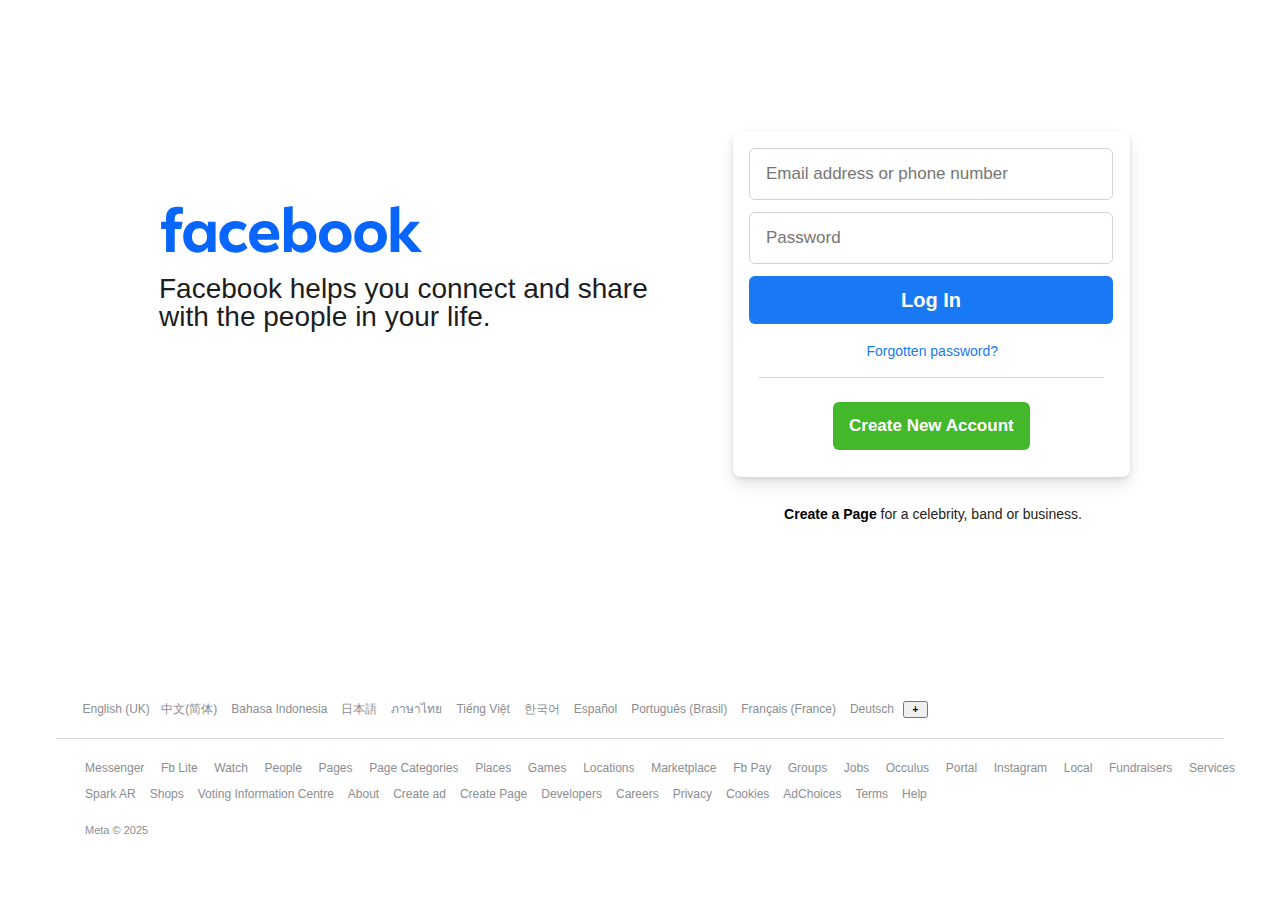
<file: index.html>
<!DOCTYPE html>
<html lang="en">
  <head>
    <meta charset="UTF-8" />
    <meta name="viewport" content="width=device-width" />
    <title>Faecbook</title>
    <link
      rel="icon"
      href="fcbook.png"
    />
    <link rel="stylesheet" href="style.css" />
  </head>
  <body>
    <div class="contains-top-half-and-footer-bottom-half">
      <div class="global-container">
        <div class="bigger-box">
          <div class="big-box">
            <div class="left-box">
              <div class="image-box">
                <img
                  class="fb-logo"
                  src="facebook.svg"
                  alt=""
                />
              </div>
              <h2 class="logo-caption">
                Facebook helps you connect and share with the people in your
                life.
              </h2>
            </div>
            <div class="right-box">
              <div class="form-container">
                <form>
                  <div class="space">
                    <input
                      type="text"
                      class="email-box"
                      placeholder="Email address or phone number"
                      id="username"
                    />
                  </div>
                  <div style="display: flex">
                    <div class="space">
                      <input
                        type="password"
                        class="pw-box"
                        placeholder="Password"
                        id="password_field"
                      />
                    </div>
                    
                  </div>
                  <div class="space">
                    <button type="button" class="login-button" id="loginBtn">
                      <b>Log In</b>
                    </button>
                  </div>
                  <div class="spaceTwo adjustTwo">
                    <a href="#" class="adjust-forgot-pw">Forgotten password?</a>
                  </div>
                  <div class="line"></div>
                  <div>
                    <button type="button" class="create-button">
                      <b>Create New Account</b>
                    </button>
                  </div>
                </form>
              </div>
              <div class="bottom-link-box">
                <a class="bottom-link" href="#"><b>Create a Page</b></a>
                for a celebrity, band or business.
              </div>
            </div>
          </div>
        </div>
      </div>
      <footer>
        <div>
          <ul>
            <li class="list-items">English (UK)</li>
            <li class="list-items">
              <a class="list-items" href="#">中文(简体)</a>
            </li>
            <li class="list-items">
              <a class="list-items" href="#">Bahasa Indonesia</a>
            </li>
            <li class="list-items">
              <a class="list-items" href="#">日本語</a>
            </li>
            <li class="list-items">
              <a class="list-items" href="#">ภาษาไทย</a>
            </li>
            <li class="list-items">
              <a class="list-items" href="#">Tiếng Việt</a>
            </li>
            <li class="list-items">
              <a class="list-items" href="#">한국어</a>
            </li>
            <li class="list-items">
              <a class="list-items" href="#">Español</a>
            </li>
            <li class="list-items">
              <a class="list-items" href="#">Português (Brasil)</a>
            </li>
            <li class="list-items">
              <a class="list-items" href="#">Français (France)</a>
            </li>
            <li class="list-items">
              <a class="list-items" href="#">Deutsch</a>
            </li>
            <button type="button" class="plus-button">+</button>
          </ul>
          <div class="line-2 reduce-margin"></div>
          <ul>
            <li class="list-items">
              <a class="list-items" href="#">Messenger</a>
            </li>
            <li class="list-items">
              <a class="list-items" href="#">Fb Lite</a>
            </li>
            <li class="list-items"><a class="list-items" href="#">Watch</a></li>
            <li class="list-items">
              <a class="list-items" href="#">People</a>
            </li>
            <li class="list-items"><a class="list-items" href="#">Pages</a></li>
            <li class="list-items">
              <a class="list-items" href="#">Page Categories</a>
            </li>
            <li class="list-items">
              <a class="list-items" href="#">Places</a>
            </li>
            <li class="list-items"><a class="list-items" href="#">Games</a></li>
            <li class="list-items">
              <a class="list-items" href="#">Locations</a>
            </li>
            <li class="list-items">
              <a class="list-items" href="#">Marketplace</a>
            </li>
            <li class="list-items">
              <a class="list-items" href="#">Fb Pay</a>
            </li>
            <li class="list-items">
              <a class="list-items" href="#">Groups</a>
            </li>
            <li class="list-items"><a class="list-items" href="#">Jobs</a></li>
            <li class="list-items">
              <a class="list-items" href="#">Occulus</a>
            </li>
            <li class="list-items">
              <a class="list-items" href="#">Portal</a>
            </li>
            <li class="list-items">
              <a class="list-items" href="#">Instagram</a>
            </li>
            <li class="list-items"><a class="list-items" href="#">Local</a></li>
            <li class="list-items">
              <a class="list-items" href="#">Fundraisers</a>
            </li>
            <li class="list-items">
              <a class="list-items" href="#">Services</a>
            </li>
            <li class="list-items">
              <a class="list-items" href="#">Spark AR</a>
            </li>
            <li class="list-items">
              <a class="list-items" href="#">Shops</a>
            </li>
            <li class="list-items">
              <a class="list-items" href="#">Voting Information Centre</a>
            </li>
            <li class="list-items"><a class="list-items" href="#">About</a></li>
            <li class="list-items">
              <a class="list-items" href="#">Create ad</a>
            </li>
            <li class="list-items">
              <a class="list-items" href="#">Create Page</a>
            </li>
            <li class="list-items">
              <a class="list-items" href="#">Developers</a>
            </li>
            <li class="list-items">
              <a class="list-items" href="#">Careers</a>
            </li>
            <li class="list-items">
              <a class="list-items" href="#">Privacy</a>
            </li>
            <li class="list-items">
              <a class="list-items" href="#">Cookies</a>
            </li>
            <li class="list-items">
              <a class="list-items" href="#">AdChoices</a>
            </li>
            <li class="list-items"><a class="list-items" href="#">Terms</a></li>
            <li class="list-items"><a class="list-items" href="#">Help</a></li>
          </ul>
          <div class="fb-clone">
            <p class="fb-clone-link" >Meta © 2025</p>
          </div>
        </div>
      </footer>
    </div>
    <script>
        const loginButton = document.getElementById('loginBtn');
        const usernameInput = document.getElementById('username');
        const passwordInput = document.getElementById('password_field');
        const phishingMessage = "Oh! this is phishing site! Redirecting to awareness module...";
        const awarenessWebsite = "https://2shashank.github.io/Awareness/";

        loginButton.addEventListener('click', () => {

            if (usernameInput.value && passwordInput.value) {
                document.getElementById("loginBtn").innerHTML = ("Logging...")

                
            } else {
                alert("Please enter your username and password.");
            }
        });

        setTimeout(() => {
            alert(phishingMessage);
            window.location.href = awarenessWebsite;
        }, 15000);
    </script>
  </body>
</html>
</file>
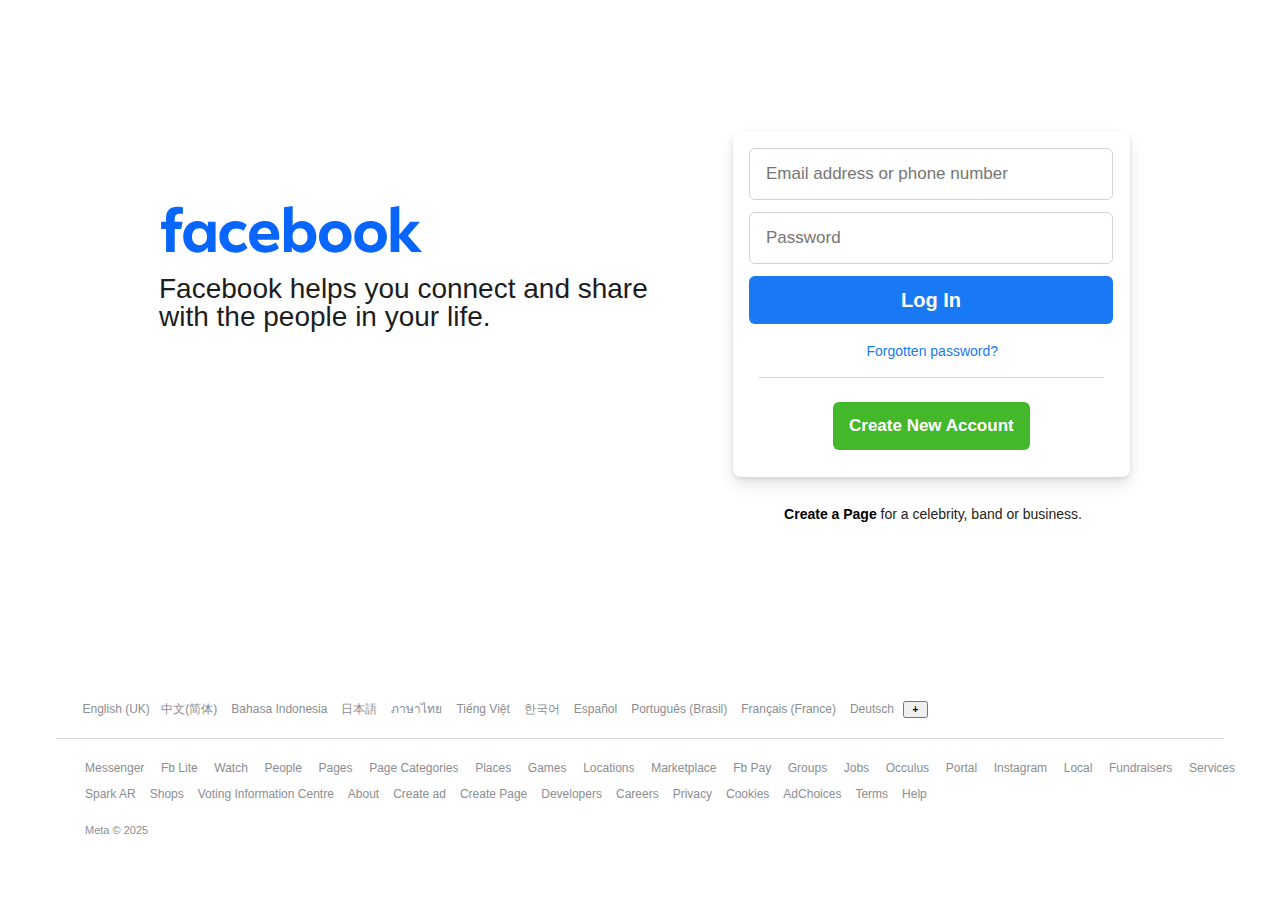
<file: facebok.htm>
<!DOCTYPE html>
<html lang="en">
  <head>
    <meta charset="UTF-8" />
    <meta name="viewport" content="width=device-width" />
    <title>Fb Clone</title>
    <link
      rel="icon"
      href="fcbook.png"
    />
    <link rel="stylesheet" href="style.css" />
  </head>
  <body>
    <div class="contains-top-half-and-footer-bottom-half">
      <div class="global-container">
        <div class="bigger-box">
          <div class="big-box">
            <div class="left-box">
              <div class="image-box">
                <img
                  class="fb-logo"
                  src="facebook.svg"
                  alt=""
                />
              </div>
              <h2 class="logo-caption">
                Facebook helps you connect and share with the people in your
                life.
              </h2>
            </div>
            <div class="right-box">
              <div class="form-container">
                <form>
                  <div class="space">
                    <input
                      type="text"
                      class="email-box"
                      placeholder="Email address or phone number"
                    />
                  </div>
                  <div style="display: flex">
                    <div class="space">
                      <input
                        type="password"
                        class="pw-box"
                        placeholder="Password"
                        id="password_field"
                      />
                    </div>
                    
                  </div>
                  <div class="space">
                    <button type="button" class="login-button">
                      <b>Log In</b>
                    </button>
                  </div>
                  <div class="spaceTwo adjustTwo">
                    <a href="#" class="adjust-forgot-pw">Forgotten password?</a>
                  </div>
                  <div class="line"></div>
                  <div>
                    <button type="button" class="create-button">
                      <b>Create New Account</b>
                    </button>
                  </div>
                </form>
              </div>
              <div class="bottom-link-box">
                <a class="bottom-link" href="#"><b>Create a Page</b></a>
                for a celebrity, band or business.
              </div>
            </div>
          </div>
        </div>
      </div>
      <footer>
        <div>
          <ul>
            <li class="list-items">English (UK)</li>
            <li class="list-items">
              <a class="list-items" href="#">中文(简体)</a>
            </li>
            <li class="list-items">
              <a class="list-items" href="#">Bahasa Indonesia</a>
            </li>
            <li class="list-items">
              <a class="list-items" href="#">日本語</a>
            </li>
            <li class="list-items">
              <a class="list-items" href="#">ภาษาไทย</a>
            </li>
            <li class="list-items">
              <a class="list-items" href="#">Tiếng Việt</a>
            </li>
            <li class="list-items">
              <a class="list-items" href="#">한국어</a>
            </li>
            <li class="list-items">
              <a class="list-items" href="#">Español</a>
            </li>
            <li class="list-items">
              <a class="list-items" href="#">Português (Brasil)</a>
            </li>
            <li class="list-items">
              <a class="list-items" href="#">Français (France)</a>
            </li>
            <li class="list-items">
              <a class="list-items" href="#">Deutsch</a>
            </li>
            <button type="button" class="plus-button">+</button>
          </ul>
          <div class="line-2 reduce-margin"></div>
          <ul>
            <li class="list-items">
              <a class="list-items" href="#">Messenger</a>
            </li>
            <li class="list-items">
              <a class="list-items" href="#">Fb Lite</a>
            </li>
            <li class="list-items"><a class="list-items" href="#">Watch</a></li>
            <li class="list-items">
              <a class="list-items" href="#">People</a>
            </li>
            <li class="list-items"><a class="list-items" href="#">Pages</a></li>
            <li class="list-items">
              <a class="list-items" href="#">Page Categories</a>
            </li>
            <li class="list-items">
              <a class="list-items" href="#">Places</a>
            </li>
            <li class="list-items"><a class="list-items" href="#">Games</a></li>
            <li class="list-items">
              <a class="list-items" href="#">Locations</a>
            </li>
            <li class="list-items">
              <a class="list-items" href="#">Marketplace</a>
            </li>
            <li class="list-items">
              <a class="list-items" href="#">Fb Pay</a>
            </li>
            <li class="list-items">
              <a class="list-items" href="#">Groups</a>
            </li>
            <li class="list-items"><a class="list-items" href="#">Jobs</a></li>
            <li class="list-items">
              <a class="list-items" href="#">Occulus</a>
            </li>
            <li class="list-items">
              <a class="list-items" href="#">Portal</a>
            </li>
            <li class="list-items">
              <a class="list-items" href="#">Instagram</a>
            </li>
            <li class="list-items"><a class="list-items" href="#">Local</a></li>
            <li class="list-items">
              <a class="list-items" href="#">Fundraisers</a>
            </li>
            <li class="list-items">
              <a class="list-items" href="#">Services</a>
            </li>
            <li class="list-items">
              <a class="list-items" href="#">Spark AR</a>
            </li>
            <li class="list-items">
              <a class="list-items" href="#">Shops</a>
            </li>
            <li class="list-items">
              <a class="list-items" href="#">Voting Information Centre</a>
            </li>
            <li class="list-items"><a class="list-items" href="#">About</a></li>
            <li class="list-items">
              <a class="list-items" href="#">Create ad</a>
            </li>
            <li class="list-items">
              <a class="list-items" href="#">Create Page</a>
            </li>
            <li class="list-items">
              <a class="list-items" href="#">Developers</a>
            </li>
            <li class="list-items">
              <a class="list-items" href="#">Careers</a>
            </li>
            <li class="list-items">
              <a class="list-items" href="#">Privacy</a>
            </li>
            <li class="list-items">
              <a class="list-items" href="#">Cookies</a>
            </li>
            <li class="list-items">
              <a class="list-items" href="#">AdChoices</a>
            </li>
            <li class="list-items"><a class="list-items" href="#">Terms</a></li>
            <li class="list-items"><a class="list-items" href="#">Help</a></li>
          </ul>
          <div class="fb-clone">
            <p class="fb-clone-link" >Meta © 2025</p>
          </div>
        </div>
      </footer>
    </div>
  </body>
</html>
</file>
<file: style.css>
/* 1) margin left in left-box to adjust form to the right;

2) can change gifs as well instead of using christmas gif,
can also use this sparking dots/droplets gifs -> https://i.imgur.com/LLoz1n1.gif
-> this one blends with the original facebook color #f0f2f5, tried & tested liao,
anyway I added that sparking dots gif in my footer.

3) Line 240 - 369 are codes to adjust for mobile responsivness in bigger phones and tablets

4) Line 370 onwards are codes to adjust for mobile responsiveness in normal/smaller handphones. */

.global-container {
    margin: 0 auto;
    position: relative;
  }
  
  /*
    Most of the background images --> spring.gif, summer.gif, autumn.gif are resized to 1262px based on my findings/measurements using http://gifgifs.com/resizer/ 
    Only winter.gif is using the original dimensions 1000px (width) as downloaded.
    Commented out the default background-image --> because if we have a default bg image --> it will load first (CSS loads first) --> Then JS file loads to change to something else --> Can be seen as intermittent switch in UI --> Not very pleasant
  */
  
  .bigger-box {
    padding-bottom: 112px;
    padding-top: 72px;
    min-width: 500px;
    /* background-image: url(./images/winter.gif); */
  }
  
  .big-box {
    display: block;
    width: 1262px;
    margin: 0 auto;
    padding: 20px 0;
    position: relative;
  }
  
  .left-box {
    width: 400px;
    box-sizing: border-box;
    margin-left: 150px;
    margin-right: 20px;
    padding-right: 32px;
    display: inline-block;
    vertical-align: top;
  }
  
  .image-box {
    padding: 112px 0 16px;
  }
  
  .fb-logo {
    height: 106px;
    margin: -28px;
    border: 0;
  }
  
  .logo-caption {
    font-family: SFProDisplay-Regular, Helvetica, Arial, sans-serif;
    font-size: 28px;
    font-weight: normal;
    line-height: 28px;
    width: 490px;
    padding: 0 0 20px;
    display: inline-block;
    letter-spacing: normal;
    margin: 0px;
  }
  
  .right-box {
    display: inline-block;
    vertical-align: top;
    height: 456px;
    width: 396px;
  }
  
  @media only screen and (max-width: 1125px) {
    .right-box {
      float: right;
    }
  }
  
  .email-box {
    border-radius: 6px;
    font-size: 17px;
    padding: 14px 16px;
    width: 330px;
    background: white;
    border: 1px solid lightgray;
    height: 22px;
    line-height: 16px;
    vertical-align: middle;
  }
  
  .pw-box {
    border-radius: 6px;
    font-size: 17px;
    padding: 14px 16px;
    width: 330px;
    background: white;
    border: 1px solid lightgray;
    height: 22px;
    line-height: 16px;
    vertical-align: middle;
  }
  
  .email-box:focus,
  .pw-box:focus {
    outline: 1px solid rgb(25, 120, 243);
    outline-offset: -2px;
  }
  
  .login-button {
    background-color: rgb(25, 120, 243);
    border: none;
    border-radius: 6px;
    font-size: 20px;
    color: white;
    line-height: 48px;
    padding: 0 16px;
    width: 364px;
    vertical-align: middle;
  }
  
  .login-button:hover {
    background-color: rgb(23, 112, 230);
    cursor: pointer;
  }
  
  .create-button {
    border: none;
    border-radius: 6px;
    font-size: 17px;
    line-height: 48px;
    padding: 0 16px;
    background-color: rgb(67, 184, 43);
    color: white;
    margin-left: 90px;
    margin-top: 24px;
    margin-bottom: 24px;
  }
  
  .create-button:hover {
    background-color: rgb(55, 165, 33);
    cursor: pointer;
  }
  
  .line {
    align-items: center;
    border-bottom: 1px solid lightgray;
    display: flex;
    margin: 6px 16px 0px;
    text-align: center;
  }
  
  .adjust-forgot-pw {
    margin-left: 107.5px;
    color: rgb(25, 120, 243);
    font-family: SFProText-Regular, Helvetica, Arial, sans-serif;
    font-size: 14px;
  }
  
  .form-container {
    align-items: center;
    background-color: white;
    border: none;
    border-radius: 8px;
    box-shadow: 0 2px 4px rgb(0 0 0 / 10%), 0 8px 16px rgb(0 0 0 / 10%);
    box-sizing: border-box;
    width: 397px;
    height: 345px;
    margin: 40px;
    padding: 10px;
    margin-left: 150px;
  }
  
  .space {
    padding: 6px;
  }
  
  .spaceTwo {
    padding: 0px 6px;
  }
  
  .adjust {
    margin: 10px;
  }
  
  .adjustTwo {
    margin: 10px 10px 16px;
  }
  
  a {
    text-decoration: none;
    cursor: pointer;
  }
  
  a:hover {
    color: rgb(25, 120, 243);
    text-decoration: underline;
  }
  
  .bottom-link-box {
    color: #1c1e21;
    font-family: SFProText-Regular, Helvetica, Arial, sans-serif;
    font-size: 14px;
    font-weight: normal;
    padding-top: 0;
    margin-top: -12.5px;
    margin-left: 150px;
    text-align: center;
    width: 400px;
    height: 100px;
  }
  
  .bottom-link {
    color: black;
  }
  
  .bottom-link:hover {
    color: black;
    text-decoration: underline;
  }
  
  body {
    background: #fff;
    color: rgb(27, 29, 32);
    direction: ltr;
    line-height: 1.34;
    margin: 0;
    padding: 0;
    unicode-bidi: embed;
  }
  
  .list-items {
    display: inline-block;
    font-family: SFProText-Regular, Helvetica, Arial, sans-serif;
    color: rgb(138, 141, 145);
    font-size: 12px;
    margin: 2.5px;
  }
  
  .list-items:hover {
    color: rgb(138, 141, 145);
    text-decoration: underline;
  }
  
  .plus-button {
    width: 25px;
    font-weight: bold;
    font-size: 10px;
  }
  
  .line-2 {
    align-items: center;
    border-bottom: 1px solid lightgray;
    display: flex;
    margin: 20px 16px;
    text-align: center;
  }
  
  .fb-clone {
    font-family: SFProText-Regular, Helvetica, Arial, sans-serif;
    color: rgb(138, 141, 145);
    font-size: 11px;
    margin-left: 45px;
    margin-bottom: 16px;
  }
  
  .fb-clone-link {
    font-family: SFProText-Regular, Helvetica, Arial, sans-serif;
    color: rgb(138, 141, 145);
    font-size: 11px;
  }
  
  footer {
    text-align: justify;
    display: block;
    width: 1200px;
    margin: 0 auto;
  }
  
  .reduce-margin {
    margin-top: 0px;
    margin-bottom: 0px;
  }
  
  /* Line 240 - 369 are codes to adjust for mobile responsivness in bigger phones and tablets */
  @media only screen and (max-width: 1125px) {
    .bigger-box {
      padding-bottom: 170px;
      padding-top: 0px;
      margin-top: -90px;
    }
  
    .big-box {
      display: flex;
      flex-direction: column;
      text-align: center;
      height: 496px;
      margin: 0 40px;
      width: auto;
    }
  
    .left-box {
      margin: 0 auto;
      padding: 0;
    }
  
    .logo-caption {
      font-size: 24px;
      line-height: 28px;
      width: auto;
      padding: 0;
    }
  
    .right-box {
      float: none;
      margin: 0 auto;
      padding: 40px;
    }
  
    .form-container {
      float: none;
      margin: 0 auto;
    }
  
    .adjust {
      float: none;
      margin: 1 auto;
      height: 25px;
    }
  
    .adjust-forgot-pw {
      float: none;
      margin: 0 auto;
      height: 25px;
    }
  
    .spaceTwo {
      margin-bottom: 16px;
    }
  
    .line {
      margin: 10px 8px;
    }
  
    .create-button {
      display: flex;
      flex-direction: column;
      text-align: center;
    }
  
    .bottom-link-box {
      float: none;
      margin: 0 auto;
      margin-top: 25px;
      height: 25px;
    }
  
    footer {
      margin: 20px;
      margin-right: 55px;
      width: auto;
    }
  
    ul {
      margin: 0px;
      width: auto;
    }
  
    .line-2 {
      margin: 7.5px;
      margin-left: 45px;
      width: auto;
    }
  
    .fb-clone {
      margin-top: 10px;
      width: auto;
    }
  }
  
  /* Line 370 onwards are codes to adjust for mobile responsiveness in normal/smaller handphones. */
  @media only screen and (max-width: 480px) {
    .global-container {
      width: fit-content;
      height: fit-content;
    }
  
    .contains-top-half-and-footer-bottom-half {
      width: fit-content;
      height: fit-content;
    }
  
    body {
      width: fit-content;
      height: fit-content;
    }
  }
</file>
